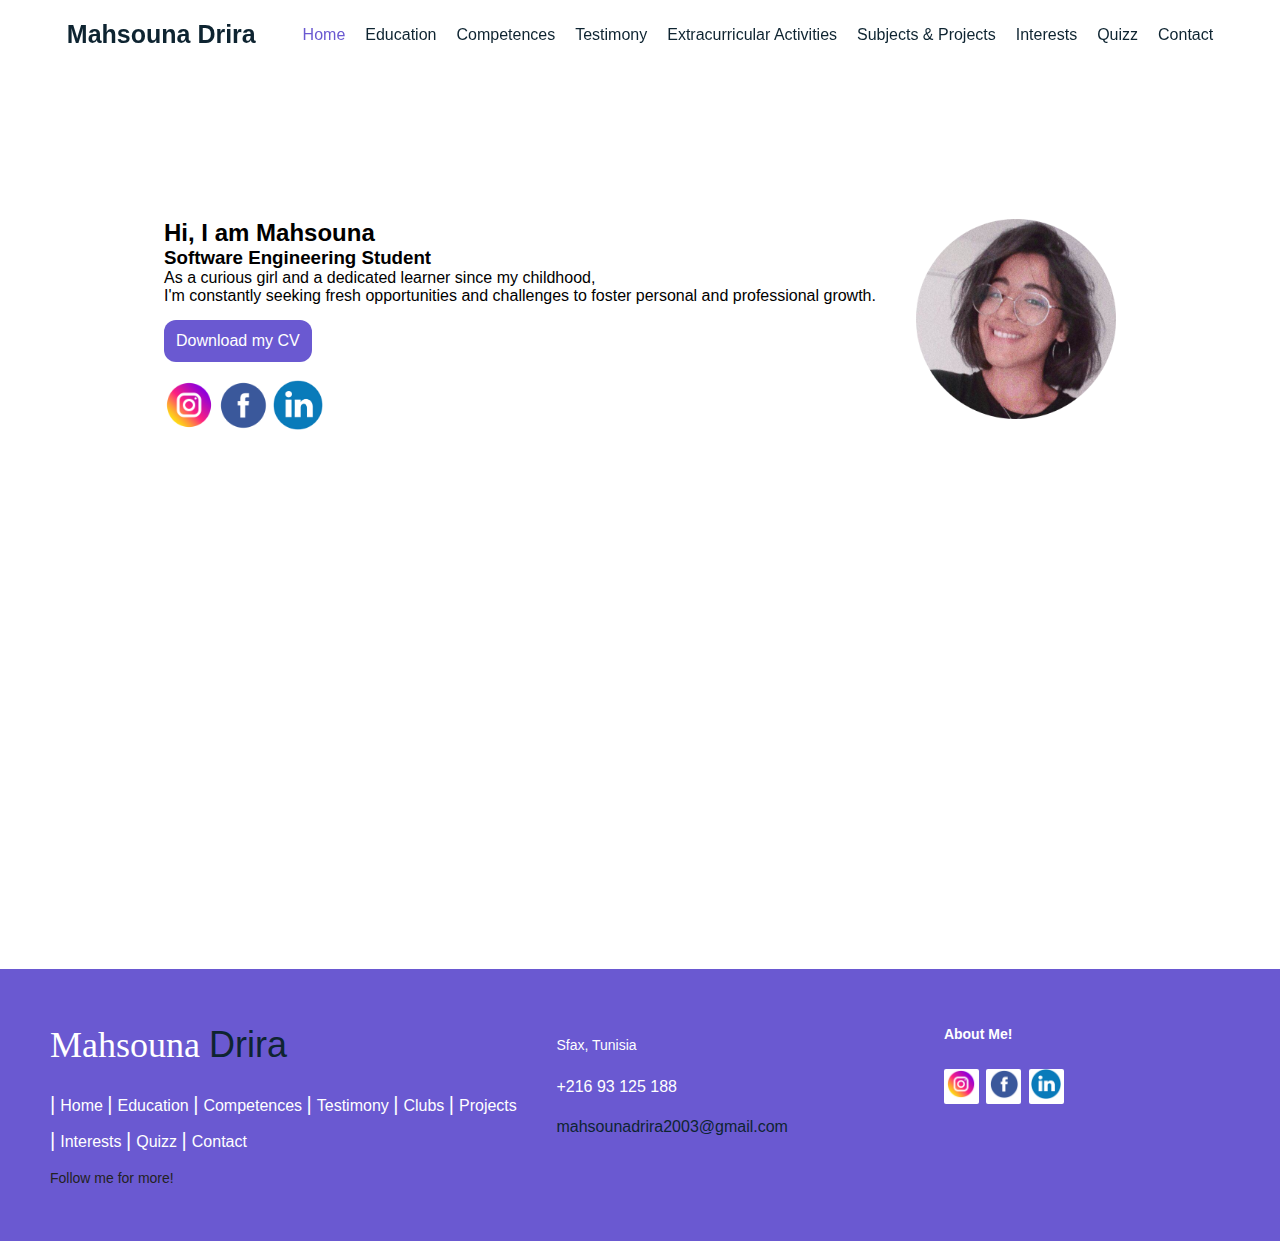
<file: index.html>
<!DOCTYPE html>
<html lang="en">
<head>
    <meta charset="UTF-8">
    <meta name="viewport" content="width=device-width, initial-scale=1.0">
    <title>My personal Website</title>
    <link rel="stylesheet" href= "css/style.css">

</head>
<body>
    <header>
        <nav>
            <div id="name">
                <a href="">Mahsouna Drira</a>
            </div>
            <div id="menu">
                <a class="active" href="index.html">Home</a>
                <a href="pages/Education.html">Education</a>
                <a href="pages/Competences.html">Competences</a>
                <a href="pages/Testimony.html">Testimony</a>
                <a href="pages/ExtracurricularActivities.html">Extracurricular Activities</a>
                <a href="pages/Subjects&Projects.html">Subjects & Projects</a>
                <a href="pages/Interests.html">Interests</a>
                <a href="pages/Quizz.html">Quizz</a>
                <a href="pages/Contact.html">Contact</a>
            </div>
        </nav>
    </header>
    <main>
        <div id="info">
            <h2>Hi, I am Mahsouna</h2>
            <h3>Software Engineering Student</h3>
            <p>As a curious girl and a dedicated learner since my childhood, <br>
                I'm constantly seeking fresh opportunities and challenges to foster personal and professional growth.</p>
                <a href="CV_Mahassen_Drira_FR.pdf" id="cv" download>Download my CV</a>
                <br>
                <br>
                <a target="_blank" href="https://www.instagram.com/mahsounaa_drira/"><img width="50" height="50"
                    src="images/instagram.png" alt="Instagram Logo" /></a>
                <a target="_blank" href="https://www.facebook.com/drira.mahsouna"><img width="50" height="50"
                    src="images/facebook.png" alt="Facebook Logo" /></a>
                <a target="_blank" href="https://www.linkedin.com/in/mahassen-drira-06686b1bb/"><img width="50" height="50"
                    src="images/linkedin.png" alt="Linkedin Logo" /></a>
        </div>
        <div class="home-img">
            <img width="200" src="images/Me.png" alt="about me">
        </div>
    </main>
    <footer class="footer-distributed">

        <div class="footer-left">

            <h3>Mahsouna <span> Drira</span></h3>

            <p class="footer-links">
                    <a class="active" href="index.html">Home</a>

                    <a href="pages/Education.html">Education</a>

                    <a href="pages/Competences.html">Competences</a>

                    <a href="pages/Testimony.html">Testimony</a>

                    <a href="pages/ExtracurricularActivities.html">Clubs</a>

                    <a href="pages/Subjects&Projects.html">Projects</a>

                    <a href="pages/Interests.html">Interests</a>

                    <a href="pages/Quizz.html">Quizz</a>

                    <a href="pages/Contact.html">Contact</a>
            </p>

            <p class="footer-company-name">Follow me for more!</p>
        </div>

        <div class="footer-center">

            <div>
                <i class="fa fa-map-marker"></i>
                <p><span>Sfax, Tunisia</p>
            </div>

            <div>
                <i class="fa fa-phone"></i>
                <p>+216 93 125 188 </p>
            </div>

            <div>
                <i class="fa fa-envelope"></i>
                <p><a href="mailto:support@company.com">mahsounadrira2003@gmail.com</a></p>
            </div>

        </div>

        <div class="footer-right">

            <p class="footer-company-about">
                <span>About Me!</span>
            </p>

            <div class="footer-icons">
                <a target="_blank" href="https://www.instagram.com/mahsounaa_drira/"><img width="30" height="30"
                    src="images/instagram.png" alt="Instagram Logo" /></a>
                <a target="_blank" href="https://www.facebook.com/drira.mahsouna"><img width="30" height="30"
                    src="images/facebook.png" alt="Facebook Logo" /></a>
                <a target="_blank" href="https://www.linkedin.com/in/mahassen-drira-06686b1bb/"><img width="30" height="30"
                    src="images/linkedin.png" alt="Linkedin Logo" /></a>

            </div>

        </div>

    </footer>
</body>
</html>
</file>
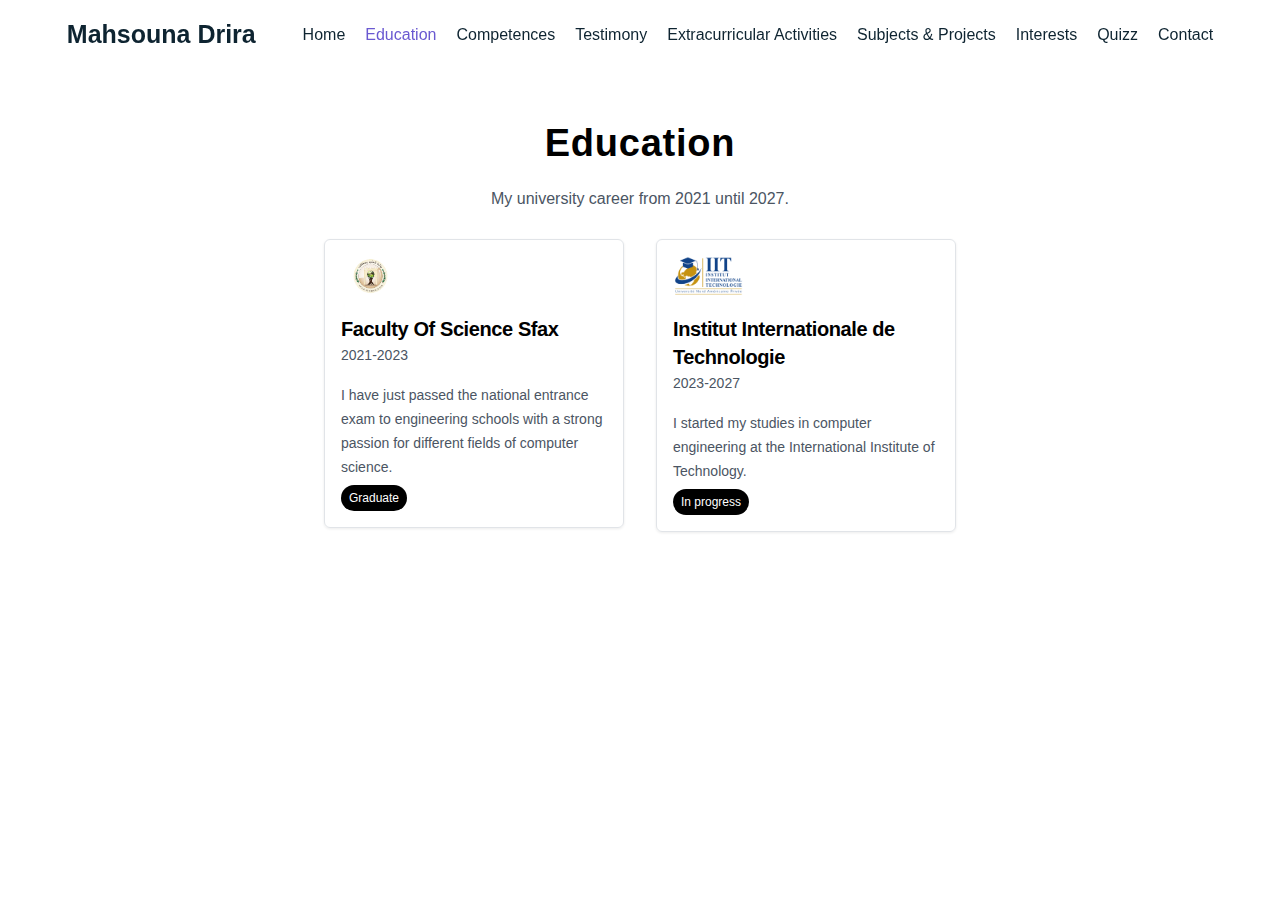
<file: pages/Education.html>
<!DOCTYPE html>
<html lang="en">
<head>
    <meta charset="UTF-8">
    <meta name="viewport" content="width=device-width, initial-scale=1.0">
    <title>Quizz</title>
    <link rel="stylesheet" href= "../css/education.css">

</head>
<body>
    <header>
        <nav>
            <div id="name">
                <a href="">Mahsouna Drira</a>
            </div>
            <div id="menu">
                <a href="../index.html">Home</a>
                <a class="active" href="Education.html">Education</a>
                <a href="Competences.html">Competences</a>
                <a href="Testimony.html">Testimony</a>
                <a href="ExtracurricularActivities.html">Extracurricular Activities</a>
                <a href="Subjects&Projects.html">Subjects & Projects</a>
                <a href="Interests.html">Interests</a>
                <a href="Quizz.html">Quizz</a>
                <a href="Contact.html">Contact</a>
            </div>
        </nav>
    </header>
    <section class="education" id="education">
        <div class="container flex-center">
            <main>
                <h1 id="titresection">Education</h1>
                <p id="descsection">My university career from 2021 until 2027.</p>
                <section id="chronologie">
                    <div class="carte">
                        <div class="contenu">
                            <div class="univ">
                                <img class="logo" height="60px" src="../images/fss-logo copy.png" alt="" srcset="">
                                <h2>Faculty Of Science Sfax</h2>
                            </div>
                            <div class="descuniv">
                                <p class="au">2021-2023</p>
                                <p class="pu">
                                    I have just passed the national entrance exam to engineering schools 
                                    with a strong passion for different fields of computer science.
                                </p>
                                <div class="badge">
                                    Graduate 
                                </div>
                            </div>
                        </div>
                    </div>
                    <br>
                    <div class="carte">
                        <div class="contenu">
                            <div class="univ">
                                <img class="logo" height="40px" src="../images/logo IIT.png" alt="" srcset="">
                                <h2>Institut Internationale de Technologie</h2>
                            </div>
                            <div class="descuniv">
                                <p class="au">2023-2027</p>
                                <p class="pu">
                                    I started my studies in computer engineering at the International Institute of Technology.
                                </p>
                                <div class="badge">
                                    In progress
                                </div>
                            </div>
                        </div>
                    </div>
                </section>
            </main>
        </div>
    </section>
</body>
</html>
</file>
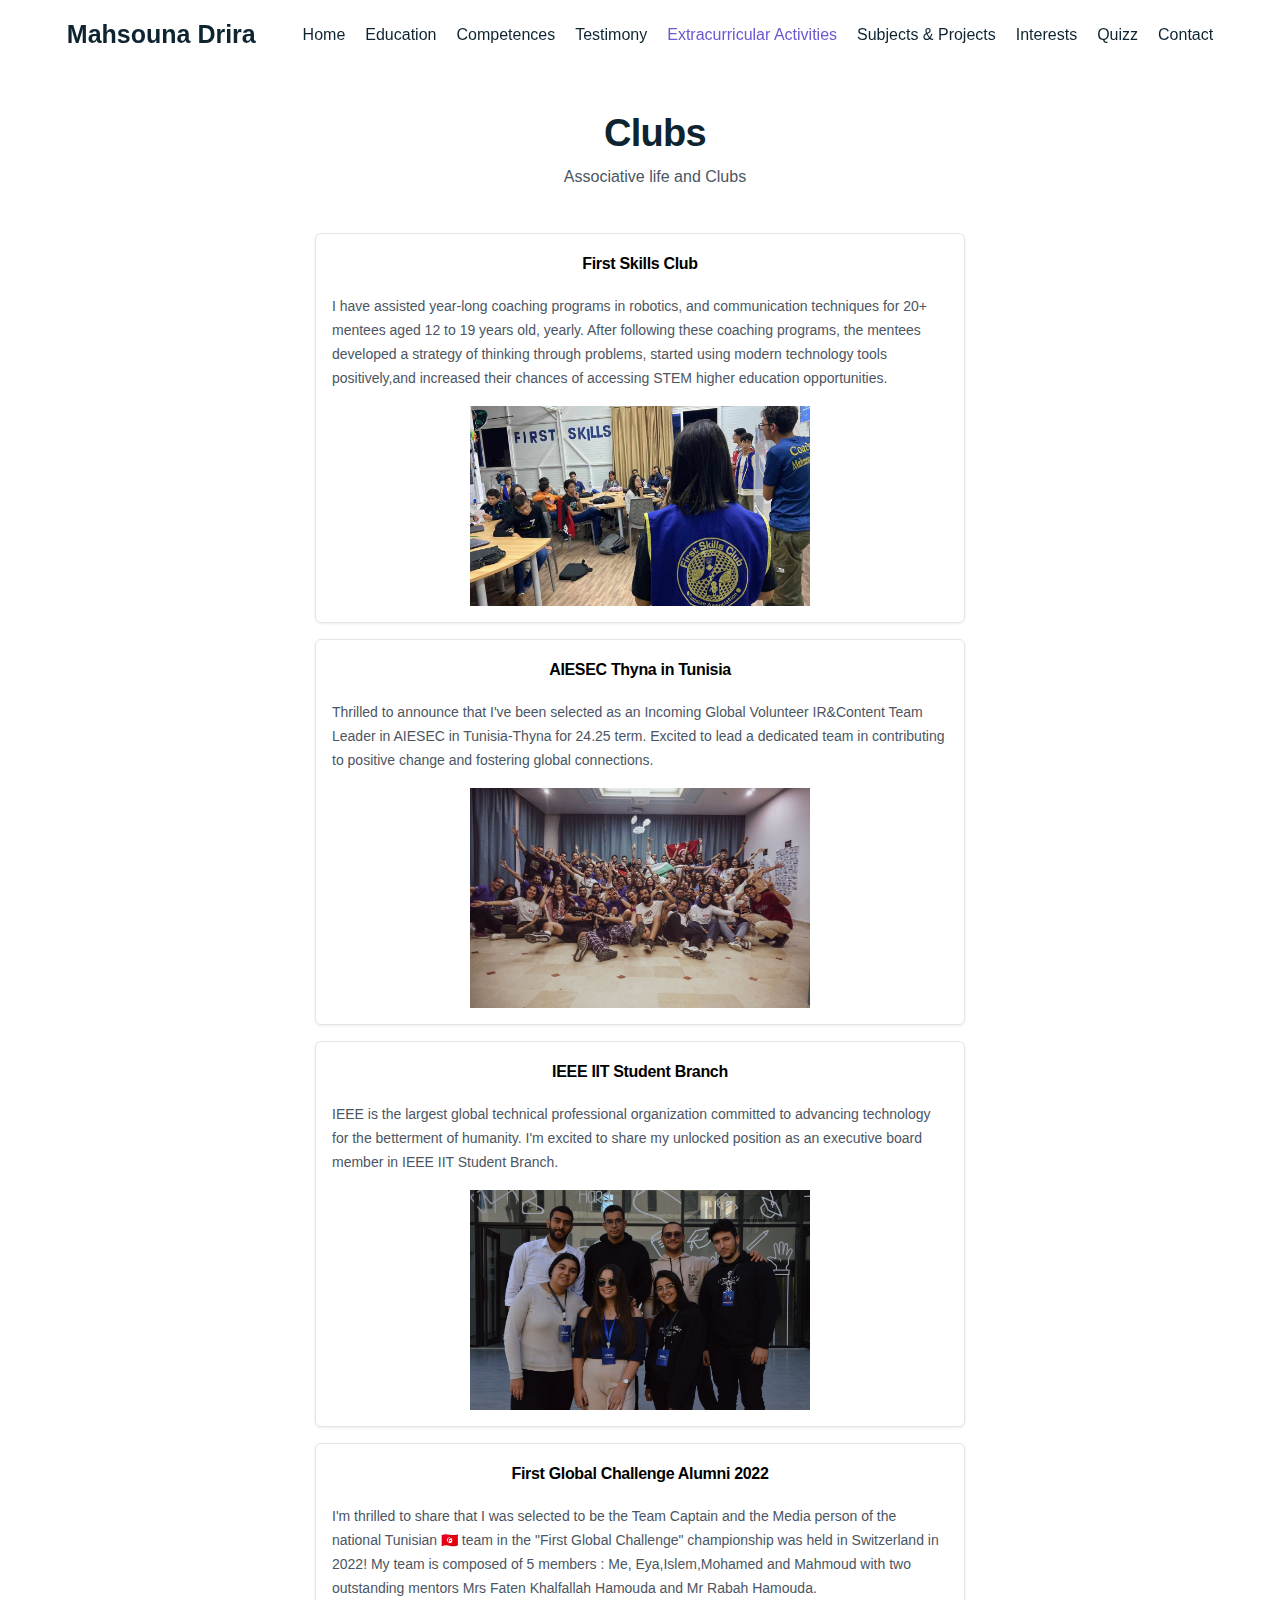
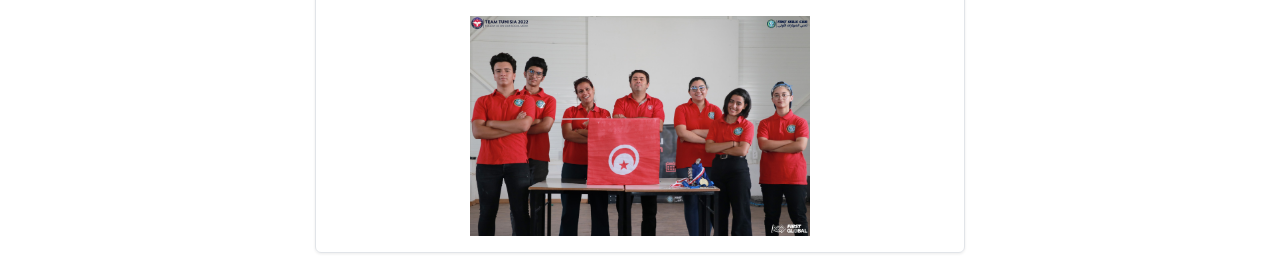
<file: pages/ExtracurricularActivities.html>
<!DOCTYPE html>
<html lang="en">
<head>
    <meta charset="UTF-8">
    <meta name="viewport" content="width=device-width, initial-scale=1.0">
    <title>Quizz</title>
    <link rel="stylesheet" href= "../css/extracu.css">

</head>
<body>
    <header>
        <nav>
            <div id="name">
                <a href="">Mahsouna Drira</a>
            </div>
            <div id="menu">
                <a href="../index.html">Home</a>
                <a href="Education.html">Education</a>
                <a href="Competences.html">Competences</a>
                <a href="Testimony.html">Testimony</a>
                <a class="active" href="ExtracurricularActivities.html">Extracurricular Activities</a>
                <a href="Subjects&Projects.html">Subjects & Projects</a>
                <a href="Interests.html">Interests</a>
                <a href="Quizz.html">Quizz</a>
                <a href="Contact.html">Contact</a>
            </div>
        </nav>
        <main>
            <h1 id="titresection">Clubs</h1>
            <p id="descsection">Associative life and Clubs</p>
            <section id="clubs">
                <div class="club">
                    <h2>First Skills Club</h2>
                    <p>
                        I have assisted year-long coaching programs in robotics, and communication techniques for 20+ mentees aged 12 to 19 years old, yearly.
                        After following these coaching programs, the mentees developed a strategy of thinking through problems, started using modern technology 
                        tools positively,and increased their chances of accessing STEM higher education opportunities.
                    </p>
                    <img class="img1" src="../images/Coaching.jpg" width="340" height="200">
                </div>
                <div class="club">
                    <h2>AIESEC Thyna in Tunisia</h2>
                    <p>
                        Thrilled to announce that I've been selected as an Incoming Global Volunteer IR&Content Team Leader 
                        in AIESEC in Tunisia-Thyna for 24.25 term.
                        Excited to lead a dedicated team in contributing to positive change and fostering global connections.
                    </p>
                    <img class="img2" src="../images/AIESEC.jpg" width="340" height="220">

                </div>
                <div class="club">
                    <h2>IEEE IIT Student Branch</h2>
                    <p>
                        IEEE is the largest global technical professional organization committed to advancing technology for 
                        the betterment of humanity.
                        I'm excited to share my unlocked position as an executive board member in IEEE IIT Student Branch.
                    </p>
                    <img class="img2" src="../images/IEEE.jpeg" width="340" height="220">
                </div>
                <div class="club">
                    <h2>First Global Challenge Alumni 2022 </h2>
                    <p>
                        I'm thrilled to share that I was selected to be the Team Captain and the Media person of the national Tunisian 🇹🇳 team
                         in the "First Global Challenge" championship was held in Switzerland in 2022! 
                        My team is composed of 5 members : Me, Eya,Islem,Mohamed and Mahmoud with two outstanding mentors Mrs Faten Khalfallah Hamouda and 
                        Mr Rabah Hamouda.
                    </p>
                    <img class="img2" src="../images/FGC.jpg" width="340" height="220">

                </div>
            </section>
        </main>
    </section>
</body>
</html>
</file>
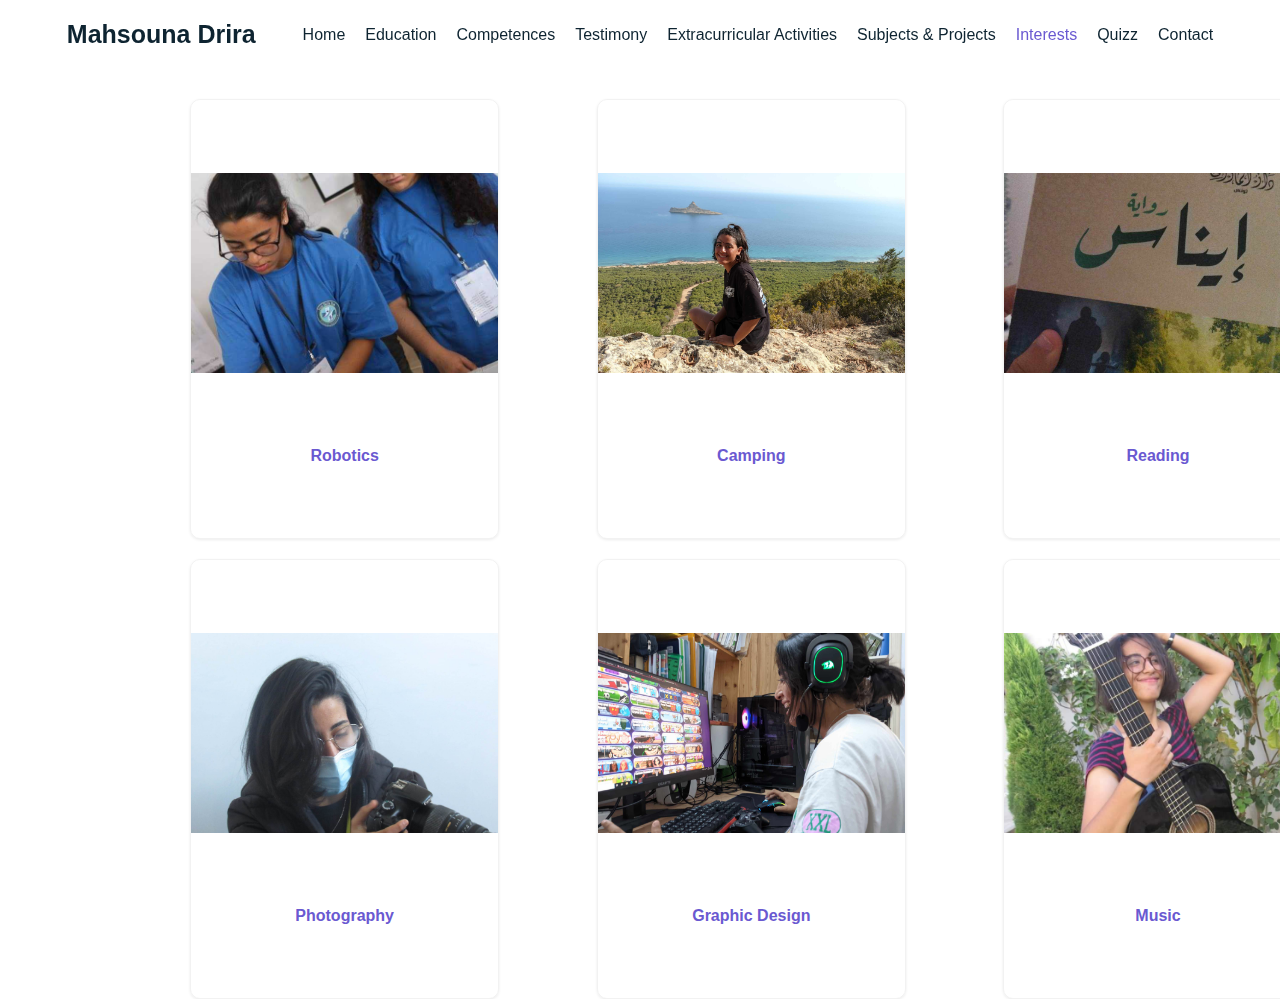
<file: pages/Interests.html>
<!DOCTYPE html>
<html lang="en">
<head>
    <meta charset="UTF-8">
    <meta name="viewport" content="width=device-width, initial-scale=1.0">
    <title>Quizz</title>
    <link rel="stylesheet" href= "../css/interests.css">

</head>
<body>
    <header>
        <nav>
            <div id="name">
                <a href="">Mahsouna Drira</a>
            </div>
            <div id="menu">
                <a href="../index.html">Home</a>
                <a href="Education.html">Education</a>
                <a href="Competences.html">Competences</a>
                <a href="Testimony.html">Testimony</a>
                <a href="ExtracurricularActivities.html">Extracurricular Activities</a>
                <a href="Subjects&Projects.html">Subjects & Projects</a>
                <a class="active" href="Interests.html">Interests</a>
                <a href="Quizz.html">Quizz</a>
                <a href="Contact.html">Contact</a>
            </div>
        </nav>
    </header>
    <div id="carte-interets">
        <div class="int" id="i1">
            <img src="../images/Robotics.jpg" alt="">
            <p>Robotics</p>
        </div>
        <div class="int" id="i2"><img src="../images/Camping.jpg" alt="">
            <p>Camping</p>
        </div>
        <div class="int" id="i3"><img src="../images/Reading.jpg" alt="">
            <p>Reading</p>
        </div>
        <div class="int" id="i4"><img src="../images/Photography.jpg" alt="">
            <p>Photography</p>
        </div>
        <div class="int" id="i5"><img src="../images/Design.jpg" alt="">
            <p>Graphic Design</p>
        </div>
        <div class="int" id="i6"><img src="../images/Music.jpg" alt="">
            <p>Music</p>
        </div>
    </div>
</body>
</html>
</file>
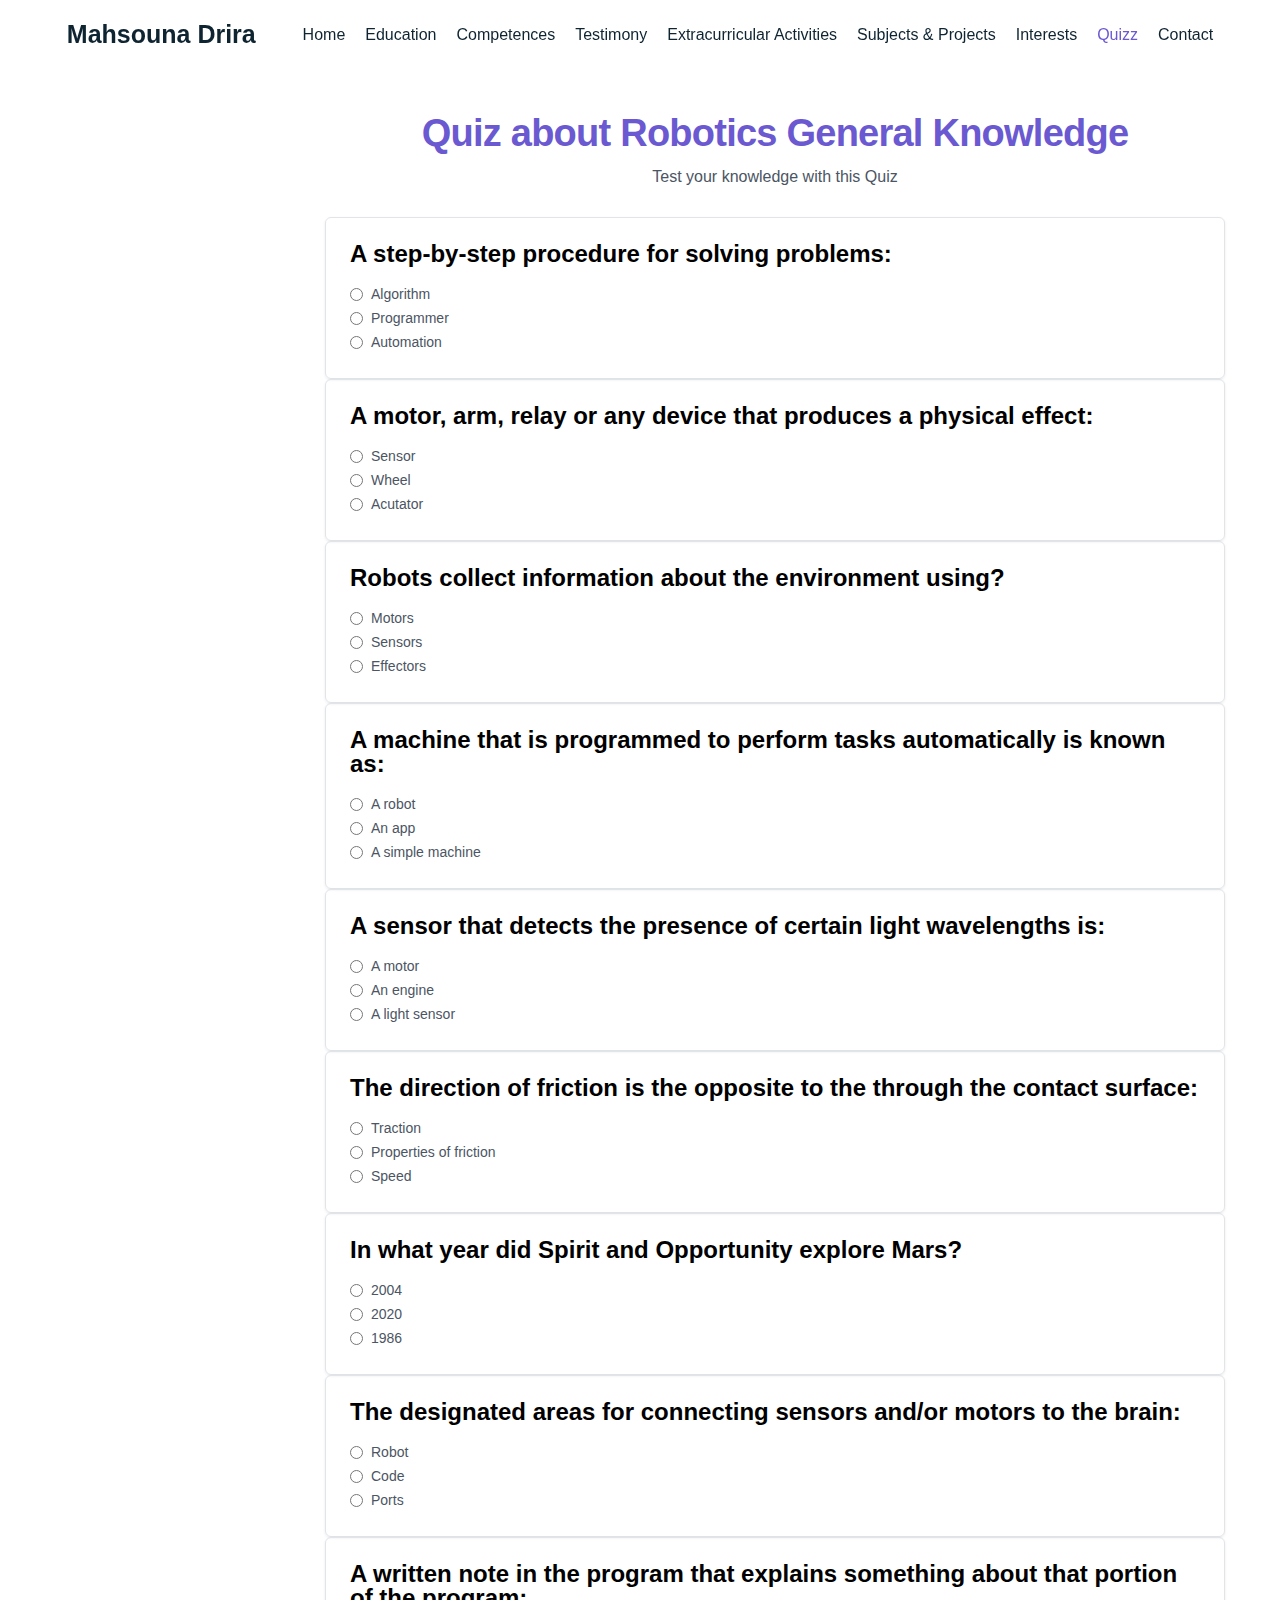
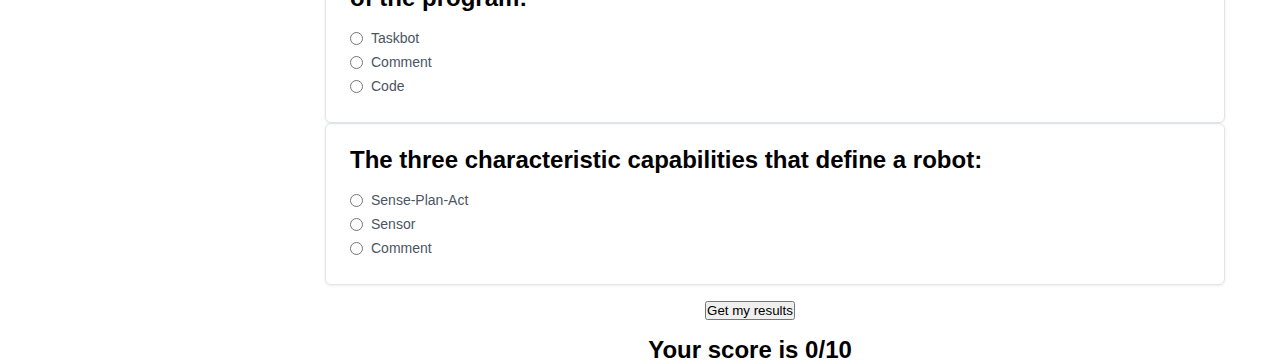
<file: pages/Quizz.html>
<!DOCTYPE html>
<html lang="en">
<head>
    <meta charset="UTF-8">
    <meta name="viewport" content="width=device-width, initial-scale=1.0">
    <title>Quizz</title>
    <link rel="stylesheet" href= "../css/quizz.css">

</head>
<body>
    <header>
        <nav>
            <div id="name">
                <a href="">Mahsouna Drira</a>
            </div>
            <div id="menu">
                <a href="../index.html">Home</a>
                <a href="Education.html">Education</a>
                <a href="Competences.html">Competences</a>
                <a href="Testimony.html">Testimony</a>
                <a href="ExtracurricularActivities.html">Extracurricular Activities</a>
                <a href="Subjects&Projects.html">Subjects & Projects</a>
                <a href="Interests.html">Interests</a>
                <a class="active" href="Quizz.html">Quizz</a>
                <a href="Contact.html">Contact</a>
            </div>
        </nav>
    </header>
        <main>
            <h1 id="titresection">Quiz about Robotics General Knowledge</h1>
            <p id="descsection">Test your knowledge with this Quiz</p>
            <section id="quizz">
                <div class="blocquestion">
                    <h2>A step-by-step procedure for solving problems:</h2>
                    <div class="reponses">
                        <div class="reponse">
                            <input type="radio" name="question1" value="1" id="rep1-1">
                            <label for="rep1-1">Algorithm</label>
                        </div>
                        <div class="reponse">
                            <input type="radio" name="question1" value="2" id="rep1-2">
                            <label for="rep1-2">Programmer</label>
                        </div>
                        <div class="reponse">
                            <input type="radio" name="question1" value="3" id="rep1-3">
                            <label for="rep1-3">Automation</label>
                        </div>
                    </div>
                </div>
                <div class="blocquestion">
                    <h2>A motor, arm, relay or any device that produces a physical effect:</h2>
                    <div class="reponses">
                        <div class="reponse">
                            <input type="radio" name="question2" value="1" id="rep2-1">
                            <label for="rep2-1">Sensor</label>
                        </div>
                        <div class="reponse">
                            <input type="radio" name="question2" value="2" id="rep2-2">
                            <label for="rep2-2">Wheel</label>
                        </div>
                        <div class="reponse">
                            <input type="radio" name="question2" value="3" id="rep2-3">
                            <label for="rep2-3">Acutator</label>
                        </div>
                    </div>
                </div>
                <div class="blocquestion">
                    <h2>Robots collect information about the environment using?</h2>
                    <div class="reponses">
                        <div class="reponse">
                            <input type="radio" name="question3" value="1" id="rep3-1">
                            <label for="rep3-1">Motors</label>
                        </div>
                        <div class="reponse">
                            <input type="radio" name="question3" value="2" id="rep3-2">
                            <label for="rep3-2">Sensors</label>
                        </div>
                        <div class="reponse">
                            <input type="radio" name="question3" value="3" id="rep3-3">
                            <label for="rep3-3">Effectors</label>
                        </div>
                    </div>
                </div>
                <div class="blocquestion">
                    <h2>A machine that is programmed to perform tasks automatically is known as:</h2>
                    <div class="reponses">
                        <div class="reponse">
                            <input type="radio" name="question4" value="1" id="rep4-1">
                            <label for="rep4-1"><code>A robot</code></label>
                        </div>
                        <div class="reponse">
                            <input type="radio" name="question4" value="2" id="rep4-2">
                            <label for="rep4-2"><code>An app</code></label>
                        </div>
                        <div class="reponse">
                            <input type="radio" name="question4" value="3" id="rep4-3">
                            <label for="rep4-3"><code>A simple machine</code></label>
                        </div>
                    </div>
                </div>
                <div class="blocquestion">
                    <h2>A sensor that detects the presence of certain light wavelengths is:</h2>
                    <div class="reponses">
                        <div class="reponse">
                            <input type="radio" name="question5" value="1" id="rep5-1">
                            <label for="rep5-1"><code>A motor</code></label>
                        </div>
                        <div class="reponse">
                            <input type="radio" name="question5" value="2" id="rep5-2">
                            <label for="rep5-2"><code>An engine</code></label>
                        </div>
                        <div class="reponse">
                            <input type="radio" name="question5" value="3" id="rep5-3">
                            <label for="rep5-3"><code>A light sensor</code></label>
                        </div>
                    </div>
                </div>
                <div class="blocquestion">
                    <h2>The direction of friction is the opposite to the through the contact surface:</h2>
                    <div class="reponses">
                        <div class="reponse">
                            <input type="radio" name="question6" value="1" id="rep6-1">
                            <label for="rep6-1"><code>Traction</code></label>
                        </div>
                        <div class="reponse">
                            <input type="radio" name="question6" value="2" id="rep6-2">
                            <label for="rep6-2"><code>Properties of friction</code></label>
                        </div>
                        <div class="reponse">
                            <input type="radio" name="question6" value="3" id="rep6-3">
                            <label for="rep6-3"><code>Speed</code></label>
                        </div>
                    </div>
                </div>
                <div class="blocquestion">
                    <h2>In what year did Spirit and Opportunity explore Mars?</h2>
                    <div class="reponses">
                        <div class="reponse">
                            <input type="radio" name="question7" value="1" id="rep7-1">
                            <label for="rep7-1"><code>2004</code></label>
                        </div>
                        <div class="reponse">
                            <input type="radio" name="question7" value="2" id="rep7-2">
                            <label for="rep7-2"><code>2020</code></label>
                        </div>
                        <div class="reponse">
                            <input type="radio" name="question7" value="3" id="rep7-3">
                            <label for="rep7-3"><code>1986</code></label>
                        </div>
                    </div>
                </div>
                <div class="blocquestion">
                    <h2>The designated areas for connecting sensors and/or motors to the brain:</h2>
                    <div class="reponses">
                        <div class="reponse">
                            <input type="radio" name="question8" value="1" id="rep8-1">
                            <label for="rep8-1"><code>Robot</code></label>
                        </div>
                        <div class="reponse">
                            <input type="radio" name="question8" value="2" id="rep8-2">
                            <label for="rep8-2"><code>Code</code></label>
                        </div>
                        <div class="reponse">
                            <input type="radio" name="question8" value="3" id="rep8-3">
                            <label for="rep8-3"><code>Ports</code></label>
                        </div>
                    </div>
                </div>
                <div class="blocquestion">
                    <h2>A written note in the program that explains something about that portion of the program:</h2>
                    <div class="reponses">
                        <div class="reponse">
                            <input type="radio" name="question9" value="1" id="rep9-1">
                            <label for="rep9-1"><code>Taskbot</code></label>
                        </div>
                        <div class="reponse">
                            <input type="radio" name="question9" value="2" id="rep9-2">
                            <label for="rep9-2"><code>Comment</code></label>
                        </div>
                        <div class="reponse">
                            <input type="radio" name="question9" value="3" id="rep9-3">
                            <label for="rep9-3"><code>Code</code></label>
                        </div>
                    </div>
                </div>
                <div class="blocquestion">
                    <h2>The three characteristic capabilities that define a robot:</h2>
                    <div class="reponses">
                        <div class="reponse">
                            <input type="radio" name="question10" value="1" id="rep10-1">
                            <label for="rep10-1"><code>Sense-Plan-Act</code></label>
                        </div>
                        <div class="reponse">
                            <input type="radio" name="question10" value="2" id="rep10-2">
                            <label for="rep10-2"><code>Sensor</code></label>
                        </div>
                        <div class="reponse">
                            <input type="radio" name="question10" value="3" id="rep10-3">
                            <label for="rep10-3"><code>Comment</code></label>
                        </div>
                    </div>
                </div>
                <div id="resultat">
                    <button class="btnquizz" onclick="calculerScore()">Get my results</button>
                </div>
                <div id="score">
                    <h2>Your score is <span id="scorenum"> 0</span>/10 </h2>
                </div>
            </section>
        </main>
    </section>
    <script src="quizz.js"></script>
</body>
</html>
</file>
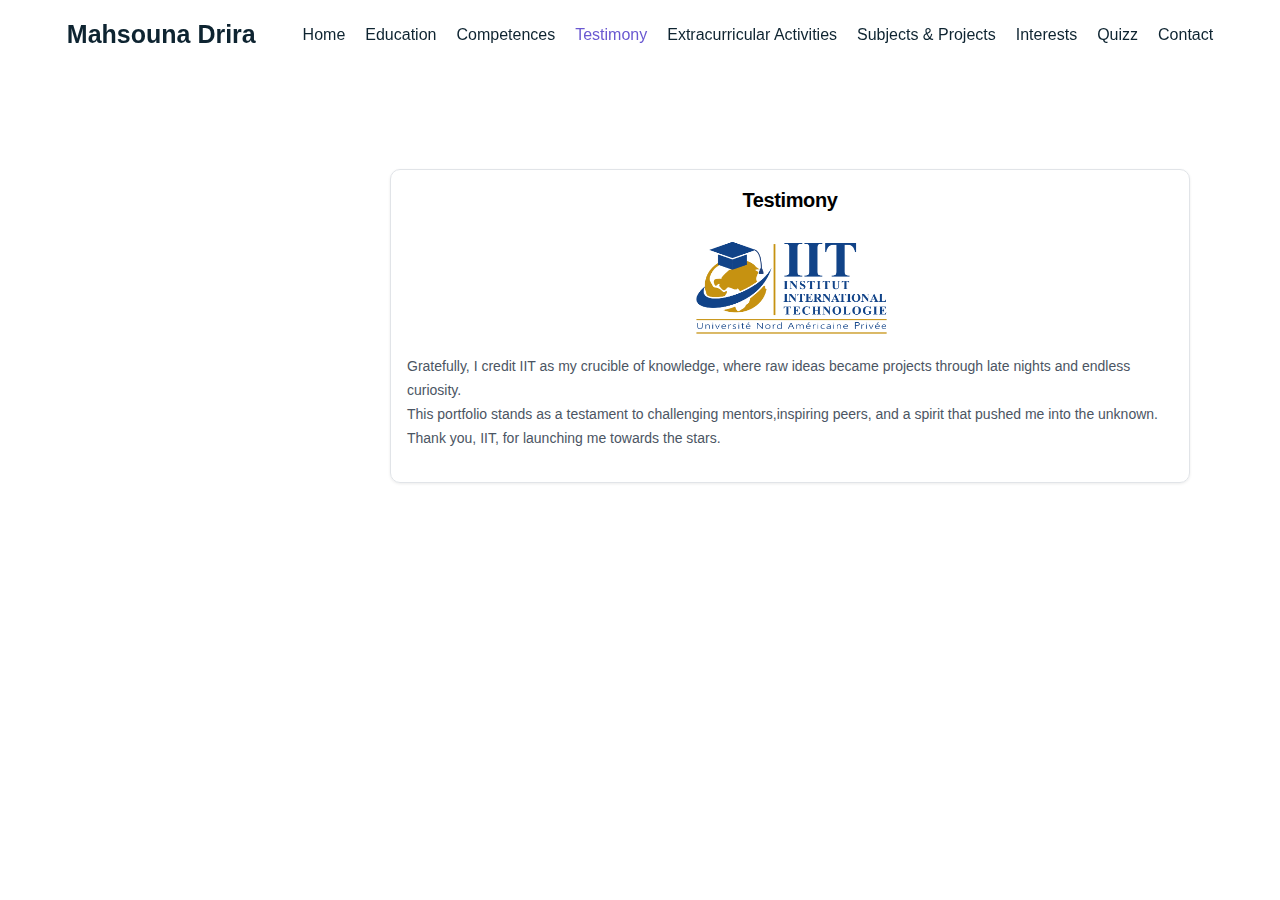
<file: pages/Testimony.html>
<!DOCTYPE html>
<html lang="en">
<head>
    <meta charset="UTF-8">
    <meta name="viewport" content="width=device-width, initial-scale=1.0">
    <title>Quizz</title>
    <link rel="stylesheet" href= "../css/testimony.css">

</head>
<body>
    <header>
        <nav>
            <div id="name">
                <a href="">Mahsouna Drira</a>
            </div>
            <div id="menu">
                <a href="../index.html">Home</a>
                <a href="Education.html">Education</a>
                <a href="Competences.html">Competences</a>
                <a class="active" href="Testimony.html">Testimony</a>
                <a href="ExtracurricularActivities.html">Extracurricular Activities</a>
                <a href="Subjects&Projects.html">Subjects & Projects</a>
                <a href="Interests.html">Interests</a>
                <a href="Quizz.html">Quizz</a>
                <a href="Contact.html">Contact</a>
            </div>
        </nav>
    </header>
    <main>
        <div class="iit">
            <h2>Testimony</h2>
            <br>
            <img class="img1" src="../images/logo IIT.png" width="200" height="100">
            <p>
                Gratefully, I credit IIT as my crucible of knowledge, where raw ideas became projects through late nights and endless curiosity.
                <br>
                This portfolio stands as a testament to challenging mentors,inspiring peers, and a spirit that pushed me into the unknown. 
                <br>
                Thank you, IIT, for launching me towards the stars.
            </p>
        </div>
    </main>
</body>
</html>
</file>
<file: css/style.css>
* {
    margin: 0;
    padding: 0;
    box-sizing: border-box;
    font-family:Poppins, Haettenschweiler, 'Arial Narrow Thin', sans-serif;
}
#name{
    font-weight: 900;
    font-size: 25px;
}

a{
    text-decoration: none;
    color:#0e2431;

}

#menu{
    display: flex;
    flex-direction: row;
    gap: 20px;
}
.active {
    color: #6a59d1;
}

#menu a:hover{
    color: #6a59d1 ;
}

nav{
    display: flex;
    justify-content:space-evenly;
    align-items: center;
    flex-direction: row;
    padding: 20px;
    backdrop-filter: blur(20px);
    transition: .6s ease;
}

main{
    display: flex;
    flex: 1;
    height: 100vh;
    gap: 40px;
    justify-content: center;
    padding-top: 150px;
}
#cv{
    padding: 12px;
    margin-top: 15px;
    display: inline-block;
    color: white;
    background-color: #6a59d1 ;
    border-radius: 12px;
}
  
.footer-distributed{
      background: #6a59d1;
      box-shadow: 0 1px 1px 0 rgba(0, 0, 0, 0.12);
      box-sizing: border-box;
      width: 100%;
      text-align: left;
      font: bold 16px sans-serif;
      padding: 55px 50px;
  }
  
  .footer-distributed .footer-left,
  .footer-distributed .footer-center,
  .footer-distributed .footer-right{
      display: inline-block;
      vertical-align: top;
  }
  
  /* Footer left */
  
  .footer-distributed .footer-left{
      width: 40%;
  }
  
  /* The company logo */
  
  .footer-distributed h3{
      color:  #ffffff;
      font: normal 36px 'Open Sans', cursive;
      margin: 0;
  }
  
  .footer-distributed h3 span{
      color:  #0e2431;
  }
  
  /* Footer links */
  
  .footer-distributed .footer-links{
      color:  #ffffff;
      margin: 20px 0 12px;
      padding: 0;
  }
  
  .footer-distributed .footer-links a{
      display:inline-block;
      line-height: 1.8;
    font-weight:400;
      text-decoration: none;
      color:  inherit;
  }
  
  .footer-distributed .footer-company-name{
      color:  #222;
      font-size: 14px;
      font-weight: normal;
      margin: 0;
  }
  
  /* Footer Center */
  
  .footer-distributed .footer-center{
      width: 35%;
  }
  
  .footer-distributed .footer-center i{
      background-color:  #33383b;
      color: #ffffff;
      font-size: 25px;
      width: 38px;
      height: 38px;
      border-radius: 50%;
      text-align: center;
      line-height: 42px;
      margin: 10px 15px;
      vertical-align: middle;
  }
  
  .footer-distributed .footer-center i.fa-envelope{
      font-size: 17px;
      line-height: 38px;
  }
  
  .footer-distributed .footer-center p{
      display: inline-block;
      color: #ffffff;
    font-weight:400;
      vertical-align: middle;
      margin:0;
  }
  
  .footer-distributed .footer-center p span{
      display:block;
      font-weight: normal;
      font-size:14px;
      line-height:2;
  }
  
  .footer-distributed .footer-center p a{
      color: #0e2431;
      text-decoration: none;;
  }
  
  .footer-distributed .footer-links a:before {
    content: "|";
    font-weight:300;
    font-size: 20px;
    left: 0;
    color: #fff;
    display: inline-block;
    padding-right: 5px;
  }
  
  .footer-distributed .footer-links .link-1:before {
    content: none;
  }
  
  /* Footer Right */
  
  .footer-distributed .footer-right{
      width: 20%;
  }
  
  .footer-distributed .footer-company-about{
      line-height: 20px;
      color:  #92999f;
      font-size: 13px;
      font-weight: normal;
      margin: 0;
  }
  
  .footer-distributed .footer-company-about span{
      display: block;
      color:  #ffffff;
      font-size: 14px;
      font-weight: bold;
      margin-bottom: 20px;
  }
  
  .footer-distributed .footer-icons{
      margin-top: 25px;
  }
  
  .footer-distributed .footer-icons a{
      display: inline-block;
      width: 35px;
      height: 35px;
      cursor: pointer;
      background-color:  #ffffff;
      border-radius: 2px;
      font-size: 20px;
      color: #ffffff;
      text-align: center;
      line-height: 35px;
      align-items: center;
      margin-right: 3px;
      margin-bottom: 5px;
  }
  
  /* If you don't want the footer to be responsive, remove these media queries */
  
  @media (max-width: 880px) {
  
      .footer-distributed{
          font: bold 14px sans-serif;
      }
  
      .footer-distributed .footer-left,
      .footer-distributed .footer-center,
      .footer-distributed .footer-right{
          display: block;
          width: 100%;
          margin-bottom: 40px;
          text-align: center;
      }
  
      .footer-distributed .footer-center i{
          margin-left: 0;
      }
  
  }
</file>
<file: css/education.css>
* {
    margin: 0;
    padding: 0;
    box-sizing: border-box;
    font-family:Poppins, Haettenschweiler, 'Arial Narrow Thin', sans-serif;
}
#name{
    font-weight: 900;
    font-size: 25px;
}
.active {
    color: #6a59d1;
}

a{
    text-decoration: none;
    color:#0e2431;

}

#menu{
    display: flex;
    flex-direction: row;
    gap: 20px;
}

#menu a:hover{
    color: #6a59d1 ;
}

nav {
		display: flex;
		justify-content:space-evenly;
		align-items: center;
		flex-direction: row;
		padding: 20px;
		backdrop-filter: blur(20px);
		transition: .6s ease;
}


.flex-center{
    display: flex;
    justify-content: start;
    align-items: center;
}


main {
	flex: 1;
	display: flex;
	justify-content: center;
	flex-direction: column;
	align-items: center;
	padding: 0 8px;
	align-self: center;
	max-width: 1800px;
}

#biographie {
	height: 50%;
}

#contenu {
	display: flex;
	justify-content: space-between;
	gap: 16px;
	margin: 0 auto;
	padding: 0 8px;
}

#titre {
	font-size: 30px;
	line-height: 36px;
	font-weight: 600;
	letter-spacing: -0.03em;
	max-width: 300px;
}


.carte {
	display: flex;
	height: 100%;
	flex-direction: column;
	align-items: center;
	gap: 8px;
	padding: 16px;
	border: 1px solid #e1e4e8;
	border-radius: 6px;
	max-width: 300px;
	line-height: 24px;
	box-shadow: 0 1px 3px rgba(0, 0, 0, 0.08);
}

.carte h2 {
	font-size: 20px;
	font-weight: 600;
	letter-spacing: -0.02em;
	line-height: 28px;
}

.pu {
	margin-top: 16px;
	font-size: 14px;
	font-weight: 500;
	color: rgb(75 85 99);
}

.au {
	font-size: 14px;
	font-weight: 400;
	color: rgb(75 85 99);
}

.badge {
	align-items: center;
	gap: 8px;
	margin-top: 6px;
	font-size: 12px;
	font-weight: 500;
	background-color: black;
	color: white;
	border-radius: 30px;
	display: inline-block;
	padding: 1px 8px;
}


#chronologie {
	display: flex;
	gap: 16px;
}

.logo {
	height: 40px;
	margin-bottom: 12px;
}

#titresection {
    padding-top: 60px;
	font-size: 38px;
	font-weight: 600;
	letter-spacing: 0.02em;
	line-height: 28px;
	margin-bottom: 30px;
}

#descsection {
	font-size: 16px;
	font-weight: 400;
	color: rgb(75 85 99);
	line-height: 24px;
	margin-bottom: 28px;
}
</file>
<file: css/extracu.css>
* {
    margin: 0;
    padding: 0;
    box-sizing: border-box;
    font-family:Poppins, Haettenschweiler, 'Arial Narrow Thin', sans-serif;
}
#name{
    font-weight: 900;
    font-size: 25px;
}

a{
    text-decoration: none;
    color:#0e2431;

}

#menu{
    display: flex;
    flex-direction: row;
    gap: 20px;
}
.active {
    color: #6a59d1;
}

#menu a:hover{
    color: #6a59d1 ;
}

nav{
    display: flex;
    justify-content:space-evenly;
    align-items: center;
    flex-direction: row;
    padding: 20px;
    backdrop-filter: blur(20px);
    transition: .6s ease;
}

#clubs {
	display: flex;
	flex-direction: row;
	flex-basis: 30%;
	flex-wrap: wrap;
	align-items: center;
	justify-content: center;
	gap: 16px;
	padding: 16px;
	line-height: 24px;
}

.club {
	display: flex;
	flex-direction: column;
	justify-content: center;
	align-items: center;
	padding: 16px;
	border: 1px solid #e1e4e8;
	border-radius: 6px;
	width: 650px;
	line-height: 24px;
	box-shadow: 0 1px 3px rgba(0, 0, 0, 0.08);
}

.club h2 {
	font-size: 16px;
	font-weight: 600;
	letter-spacing: -0.02em;
	line-height: 28px;
}

.club p {
	font-size: 14px;
	font-weight: 400;
	color: rgb(75 85 99);
	line-height: 24px;
	margin: 16px 0;
}
#titresection {
	display: flex;
    padding-top: 50px;
	font-size: 38px;
	font-weight: 600;
	letter-spacing: -0.02em;
	line-height: 28px;
	margin-bottom: 18px;
    color:#0e2431;
	justify-content: center;
	align-items: center;
	margin-left: 30px;
	
}

#descsection {
	display: flex;
	font-size: 16px;
	font-weight: 400;
	color: rgb(75 85 99);
	line-height: 24px;
	margin-bottom: 28px;
	justify-content: center;
	align-items: center;
	margin-left: 30px;

}
</file>
<file: css/interests.css>
* {
    margin: 0;
    padding: 0;
    box-sizing: border-box;
    font-family:Poppins, Haettenschweiler, 'Arial Narrow Thin', sans-serif;
}
#name{
    font-weight: 900;
    font-size: 25px;
}

a{
    text-decoration: none;
    color:#0e2431;

}

#menu{
    display: flex;
    flex-direction: row;
    gap: 20px;
}
.active {
    color: #6a59d1;
}

#menu a:hover{
    color: #6a59d1 ;
}

nav{
    display: flex;
    justify-content:space-evenly;
    align-items: center;
    flex-direction: row;
    padding: 20px;
    backdrop-filter: blur(20px);
    transition: .6s ease;
}

.int {
	display: flex;
	flex-direction: column;
	align-items: center;
	justify-content: space-evenly;
	width: 80%;
	border-radius: 10px;
    margin-left: 190px;
	border: 1px solid rgba(0, 0, 0, 0.05);
	box-shadow: 0 1px 3px rgba(0, 0, 0, 0.08);
	overflow: hidden;
}
.active {
    color: #6a59d1;
}

.int p {
	text-align: center;

	justify-self: center;
	font-weight: 600;
}

.int img {
	width: 100%;
	height: 200px;
	object-fit: cover;
}

#i1 {
	grid-area: i1;
	color: #6a59d1;
}

#i2 {
	grid-area: i2;
	color: #6a59d1;

}

#i3 {
	grid-area: i3;
	color: #6a59d1;


}

#i4 {
	grid-area: i4;
	color: #6a59d1;

}

#i5 {
	grid-area: i5;
	color: #6a59d1;


}

#i6 {
	grid-area: i6;
	color: #6a59d1;

}

#carte-interets {
	height: 100vh;
    margin-top: 30px;
	display: grid;
	grid-template-columns: 1fr 1fr 1fr;
	grid-template-rows: 1fr 1fr;
	grid-template-areas: "i1 i2 i3" "i4 i5 i6";
	gap: 20px;
	max-width: 1200px;
}
</file>
<file: css/quizz.css>
* {
    margin: 0;
    padding: 0;
    box-sizing: border-box;
    font-family:Poppins, Haettenschweiler, 'Arial Narrow Thin', sans-serif;
}
#name{
    font-weight: 900;
    font-size: 25px;
}

a{
    text-decoration: none;
    color:#0e2431;

}

#menu{
    display: flex;
    flex-direction: row;
    gap: 20px;
}

#menu a:hover{
    color: #6a59d1 ;
}

nav {
		display: flex;
		justify-content:space-evenly;
		align-items: center;
		flex-direction: row;
		padding: 20px;
		backdrop-filter: blur(20px);
		transition: .6s ease;
}

main {
	flex: 1;
	display: flex;
	justify-content: center;
	flex-direction: column;
	align-items: center;
	padding: 0 8px;
	align-self: center;
	max-width: 1200px;
}

#titresection {
	display: flex;
    padding-top: 50px;
	font-size: 38px;
	font-weight: 600;
	letter-spacing: -0.02em;
	line-height: 28px;
	margin-bottom: 18px;
    color: #6a59d1;
	justify-content: center;
	align-items: center;
	margin-left: 350px;
	
}

#descsection {
	display: flex;
	font-size: 16px;
	font-weight: 400;
	color: rgb(75 85 99);
	line-height: 24px;
	margin-bottom: 28px;
	justify-content: center;
	align-items: center;
	margin-left: 350px;

}


.blocquestion {
	display: flex;
	flex-direction: column;
	align-items: start;
	gap: 16px;
	padding: 24px;
	border: 1px solid #e1e4e8;
	border-radius: 6px;
	min-width: 900px;
	line-height: 24px;
	box-shadow: 0 1px 3px rgba(0, 0, 0, 0.08);
	margin-left: 350px;


}

.reponses h2 {
	font-size: 16px;
	letter-spacing: -0.02em;
}
.active {
    color: #6a59d1;
}

.reponses .reponse {
	display: flex;
	font-weight: 500;
	align-items: center;
	color: rgb(75 85 99);
	gap: 8px;
	font-size: 14px;
}

#quiz {
	display: flex;
	flex-direction: column;
	align-items: center;
	gap: 16px;
	padding: 16px;
	line-height: 24px;
	
}

#resultat {
	display: flex;
	flex-direction: column;
	align-items: center;
	gap: 16px;
	padding: 16px;
	line-height: 24px;
	margin-left: 300px;

}

#resultat .btnquiz {
	border: 1px solid #e1e4e8;
	padding: 10px 14px;
	border-radius: 8px;
	text-decoration: none;
	color: white;
	background-color: black;
	font-size: 14px;
	font-weight: 600;
	cursor: pointer;
	
}

#score{
    text-align: center;
	margin-left: 300px;

}
</file>
<file: css/testimony.css>
* {
    margin: 0;
    padding: 0;
    box-sizing: border-box;
    font-family:Poppins, Haettenschweiler, 'Arial Narrow Thin', sans-serif;
}
#name{
    font-weight: 900;
    font-size: 25px;
}

a{
    text-decoration: none;
    color:#0e2431;

}

#menu{
    display: flex;
    flex-direction: row;
    gap: 20px;
}
.active {
    color: #6a59d1;
}

#menu a:hover{
    color: #6a59d1 ;
}

nav{
    display: flex;
    justify-content:space-evenly;
    align-items: center;
    flex-direction: row;
    padding: 20px;
    backdrop-filter: blur(20px);
    transition: .6s ease;
}

.iit {
	display: flex;
	flex-direction: column;
	padding: 16px;
	border: 1px solid #e1e4e8;
	border-radius: 10px;
	width: 800px;
	line-height: 24px;
	box-shadow: 0 1px 3px rgba(0, 0, 0, 0.08);
    margin-top: 100px;
    margin-left: 390px;
}
.iit h2 {
	font-size: 20px;
	font-weight: 600;
	letter-spacing: -0.02em;
	line-height: 28px;
    text-align: center;
}
.img1{
    display: flex;
    margin: auto;
}
.iit p {
	font-size: 14px;
	font-weight: 400;
	color: rgb(75 85 99);
	line-height: 24px;
	margin: 16px 0;
}
</file>
